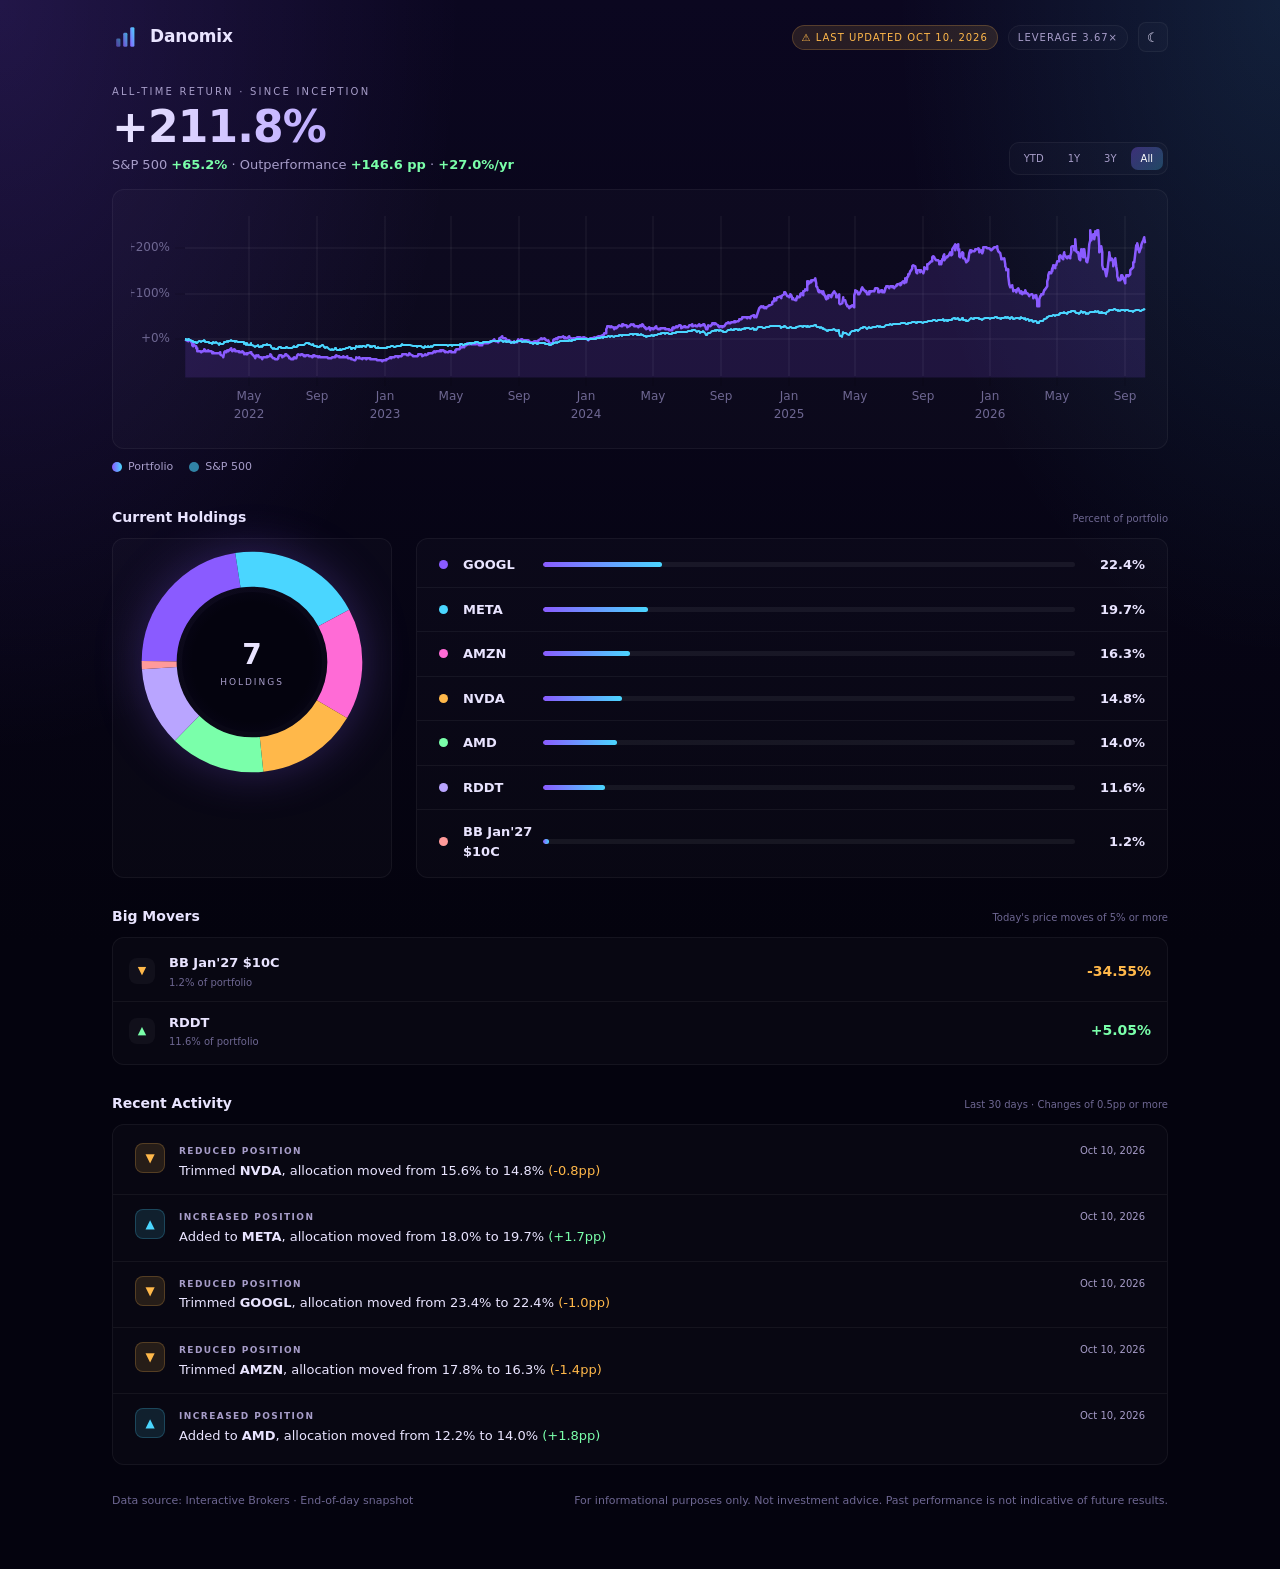
<file: index.html>
<!doctype html>
<html lang="en" data-theme="dark">
<head>
  <meta charset="utf-8" />
  <meta name="viewport" content="width=device-width, initial-scale=1" />
  <title>Danomix · Portfolio</title>
  <link rel="icon" type="image/svg+xml" href="assets/favicon.svg" />
  <link rel="stylesheet" href="vendor/uPlot.min.css" />
  <link rel="stylesheet" href="style.css" />
</head>
<body>
  <div class="container">

    <header class="pg-header">
      <div class="pg-brand">
        <svg width="28" height="28" viewBox="0 0 40 40" aria-hidden="true">
          <defs><linearGradient id="brandG" x1="0" x2="1" y1="1" y2="0">
            <stop offset="0%" stop-color="#8a5bff"/><stop offset="100%" stop-color="#4ad6ff"/>
          </linearGradient></defs>
          <rect x="6"  y="22" width="6" height="12" rx="2" fill="url(#brandG)" opacity="0.55"/>
          <rect x="16" y="14" width="6" height="20" rx="2" fill="url(#brandG)" opacity="0.8"/>
          <rect x="26" y="6"  width="6" height="28" rx="2" fill="url(#brandG)"/>
        </svg>
        <span>Danomix</span>
      </div>
      <div class="pg-header-right">
        <span class="pg-chip pg-chip--ok" id="chipUpdated">● Loading…</span>
        <span class="pg-chip pg-chip--muted" id="chipLeverage">Leverage —</span>
        <button class="pg-toggle" id="themeToggle" type="button" aria-label="Toggle theme">☾</button>
      </div>
    </header>

    <section class="pg-hero">
      <div class="pg-hero-top">
        <div>
          <div class="pg-eyebrow">All-Time Return · Since Inception</div>
          <div class="pg-bignum" id="returnBig">—</div>
          <div class="pg-bignum-sub" id="returnSub">&nbsp;</div>
        </div>
        <div class="pg-ranges" id="ranges" role="tablist">
          <button class="pg-range" data-range="ytd"  role="tab">YTD</button>
          <button class="pg-range" data-range="1y"   role="tab">1Y</button>
          <button class="pg-range" data-range="3y"   role="tab">3Y</button>
          <button class="pg-range is-active" data-range="all" role="tab">All</button>
        </div>
      </div>
      <div class="pg-chart" id="perfChart"></div>
      <div class="pg-legend">
        <span><span class="dot" style="background:linear-gradient(90deg,#8a5bff,#4ad6ff)"></span>Portfolio</span>
        <span><span class="dot" style="background:#4ad6ff;opacity:.6"></span>S&amp;P 500</span>
      </div>
    </section>

    <div class="pg-section-title"><h3>Current Holdings</h3><span class="hint">Percent of portfolio</span></div>
    <section class="pg-holdings">
      <div class="pg-donut-wrap">
        <div class="pg-donut" id="donut" style="background: conic-gradient(#333 0 100%)">
          <div class="pg-donut-center">
            <div class="pg-donut-count" id="holdingCount">—</div>
            <div class="pg-donut-label">Holdings</div>
          </div>
        </div>
      </div>
      <div class="pg-rows" id="holdingRows"></div>
    </section>

    <div class="pg-section-title"><h3>Big Movers</h3><span class="hint">Today's price moves of 5% or more</span></div>
    <section class="pg-movers" id="bigMovers">
      <div class="pg-empty">Loading…</div>
    </section>

    <div class="pg-section-title"><h3>Recent Activity</h3><span class="hint">Last 30 days · Changes of 0.5pp or more</span></div>
    <section class="pg-moves" id="movesList">
      <div class="pg-empty">Loading…</div>
    </section>

    <footer class="pg-footer">
      <span>Data source: Interactive Brokers · End-of-day snapshot</span>
      <span>For informational purposes only. Not investment advice. Past performance is not indicative of future results.</span>
    </footer>

  </div>

  <script src="vendor/uPlot.iife.min.js"></script>
  <script src="app.js"></script>
</body>
</html>
</file>
<file: style.css>
:root {
  --accent-from: #8a5bff;
  --accent-to:   #4ad6ff;
  --positive:    #7affaa;
  --negative:    #ffb84a;

  --bg-0: #04030e;
  --bg-1: #0b0720;
  --bg-card: rgba(255, 255, 255, 0.02);
  --border:  rgba(255, 255, 255, 0.05);
  --text-primary:   #e9e4ff;
  --text-secondary: #a79dc9;
  --text-muted:     #6e6792;
}

:root[data-theme="light"] {
  --bg-0: #fbfaff;
  --bg-1: #ffffff;
  --bg-card: rgba(10, 7, 24, 0.03);
  --border: rgba(10, 7, 24, 0.08);
  --text-primary:   #0b0720;
  --text-secondary: #4b446b;
  --text-muted:     #8a84a8;
  /* Semantics designed for legibility on white. */
  --positive: #16803c;
  --negative: #b45309;
}

[data-theme="light"] .pg-bignum {
  /* Dark-mode gradient ends in pale green which vanishes on white. */
  background: linear-gradient(90deg, var(--text-primary), #5b34d6 60%, var(--positive));
  -webkit-background-clip: text; background-clip: text; color: transparent;
}
[data-theme="light"] .m-add   { color: #1d6fb0; border-color: rgba(29,111,176,.25); background: rgba(29,111,176,.10); }
[data-theme="light"] .m-close { color: #b3267a; border-color: rgba(179,38,122,.25); background: rgba(179,38,122,.10); }

* { box-sizing: border-box; }
html, body { margin: 0; padding: 0; }
body {
  min-height: 100vh;
  background:
    radial-gradient(60% 80% at 0% 0%, rgba(138,91,255,.18), transparent 60%),
    radial-gradient(50% 70% at 100% 0%, rgba(74,214,255,.12), transparent 60%),
    linear-gradient(180deg, var(--bg-1), var(--bg-0) 60%);
  color: var(--text-primary);
  font-family: ui-sans-serif, -apple-system, "Inter", system-ui, sans-serif;
  line-height: 1.5;
}

.container { max-width: 1100px; margin: 0 auto; padding: 22px 22px 60px; container-type: inline-size; }

/* ----- Header ----- */
.pg-header { display: flex; justify-content: space-between; align-items: center; margin-bottom: 24px; gap: 8px; }
.pg-brand  { display: flex; align-items: center; gap: 10px; font-weight: 700; font-size: 17px; letter-spacing: -.01em; }
.pg-header-right { display: flex; align-items: center; gap: 10px; font-size: 11px; color: var(--text-secondary); }
.pg-chip   { font-size: 9px; padding: 4px 9px; border-radius: 999px; letter-spacing: .1em; text-transform: uppercase; white-space: nowrap; border: 1px solid; }
.pg-chip--ok     { background: rgba(122,255,170,.12); color: var(--positive); border-color: rgba(122,255,170,.22); }
.pg-chip--warn   { background: rgba(255,184,74,.12); color: var(--negative); border-color: rgba(255,184,74,.22); }
.pg-chip--muted  { background: var(--bg-card); color: var(--text-secondary); border-color: var(--border); }
.pg-toggle { width: 30px; height: 30px; border-radius: 8px; background: var(--bg-card); border: 1px solid var(--border); display: grid; place-items: center; cursor: pointer; font-size: 13px; color: var(--text-primary); }

/* ----- Hero ----- */
.pg-hero { margin-bottom: 32px; }
.pg-hero-top { display: flex; flex-direction: column; gap: 14px; margin-bottom: 14px; }
.pg-eyebrow { font-size: 10px; letter-spacing: .22em; text-transform: uppercase; color: var(--text-secondary); margin-bottom: 6px; }
.pg-bignum {
  font-size: 34px; font-weight: 700; letter-spacing: -.02em; line-height: 1;
  background: linear-gradient(90deg, var(--text-primary), #b9a5ff 60%, var(--positive));
  -webkit-background-clip: text; background-clip: text; color: transparent;
}
.pg-bignum-sub { font-size: 12px; color: var(--text-secondary); margin-top: 6px; }
.pg-delta { color: var(--positive); font-weight: 600; }
.pg-ranges { display: flex; gap: 4px; background: var(--bg-card); padding: 4px; border-radius: 10px; border: 1px solid var(--border); align-self: flex-start; }
.pg-range  { font-size: 10px; padding: 6px 10px; border-radius: 7px; color: var(--text-secondary); cursor: pointer; background: transparent; border: 0; font-family: inherit; }
.pg-range.is-active { background: linear-gradient(135deg, rgba(138,91,255,.35), rgba(74,214,255,.25)); color: #fff; }

.pg-chart { width: 100%; height: 200px; background: var(--bg-card); border: 1px solid var(--border); border-radius: 12px; padding: 14px; position: relative; }
.pg-legend { display: flex; gap: 16px; margin-top: 10px; font-size: 11px; color: var(--text-secondary); flex-wrap: wrap; }
.pg-legend .dot { display: inline-block; width: 10px; height: 10px; border-radius: 50%; margin-right: 6px; vertical-align: middle; }

.pg-chart-tip { position: absolute; pointer-events: none; display: none; transform: translate(-50%, calc(-100% - 10px)); background: rgba(11, 7, 32, 0.92); border: 1px solid var(--border); border-radius: 8px; padding: 8px 10px; font-size: 11px; line-height: 1.5; color: var(--text-primary); white-space: nowrap; z-index: 5; backdrop-filter: blur(6px); box-shadow: 0 4px 16px rgba(0, 0, 0, 0.4); }
[data-theme="light"] .pg-chart-tip { background: rgba(255, 255, 255, 0.96); }
.pg-chart-tip-date { color: var(--text-secondary); font-size: 10px; letter-spacing: .12em; text-transform: uppercase; margin-bottom: 4px; }
.pg-chart-tip-row  { display: flex; align-items: center; gap: 8px; }
.pg-chart-tip-row .dot { display: inline-block; width: 8px; height: 8px; border-radius: 2px; }
.pg-chart-tip-row strong { margin-left: auto; padding-left: 16px; font-weight: 600; color: var(--text-primary); }

/* ----- Section heads ----- */
.pg-section-title { display: flex; justify-content: space-between; align-items: baseline; margin: 28px 0 10px; gap: 10px; flex-wrap: wrap; }
.pg-section-title h3 { margin: 0; font-size: 14px; font-weight: 600; color: var(--text-primary); }
.pg-section-title .hint { font-size: 10px; color: var(--text-muted); }

/* ----- Holdings ----- */
.pg-holdings { display: grid; grid-template-columns: 1fr; gap: 16px; }
.pg-donut-wrap { background: var(--bg-card); border: 1px solid var(--border); border-radius: 12px; padding: 18px; display: flex; flex-direction: column; align-items: center; }
.pg-donut { width: 170px; height: 170px; border-radius: 50%; display: grid; place-items: center; position: relative; box-shadow: 0 0 50px rgba(138,91,255,.35); }
.pg-donut::after { content: ""; width: 110px; height: 110px; border-radius: 50%; background: radial-gradient(circle, var(--bg-0) 60%, var(--bg-1) 100%); position: absolute; z-index: 0; pointer-events: none; }
.pg-donut-svg { position: absolute; inset: 0; width: 100%; height: 100%; transform: rotate(-90deg); z-index: 1; overflow: visible; }
.pg-donut-track { fill: transparent; stroke: var(--bg-1); stroke-width: 6; }
.pg-donut-slice { fill: transparent; stroke-width: 6; cursor: pointer; transition: stroke-width .12s ease, filter .12s ease; }
.pg-donut-slice:hover, .pg-donut-slice.is-hover { stroke-width: 7.4; filter: brightness(1.15); }
.pg-donut-tip { position: absolute; pointer-events: none; transform: translate(-50%, calc(-100% - 10px)); background: rgba(11, 7, 32, 0.92); border: 1px solid var(--border); border-radius: 8px; padding: 6px 10px; font-size: 12px; color: var(--text-primary); white-space: nowrap; backdrop-filter: blur(6px); box-shadow: 0 4px 16px rgba(0,0,0,.4); display: flex; gap: 8px; align-items: baseline; opacity: 0; transition: opacity .1s ease; z-index: 3; }
[data-theme="light"] .pg-donut-tip { background: rgba(255, 255, 255, 0.96); }
.pg-donut-tip.is-visible { opacity: 1; }
.pg-donut-tip-sym { font-weight: 600; color: var(--text-primary); }
.pg-donut-tip-pct { font-variant-numeric: tabular-nums; color: var(--text-secondary); }
.pg-donut-center { position: relative; z-index: 2; text-align: center; pointer-events: none; }
.pg-donut-count  { font-size: 24px; font-weight: 700; }
.pg-donut-label  { font-size: 9px; letter-spacing: .22em; color: var(--text-secondary); text-transform: uppercase; }
.pg-rows { background: var(--bg-card); border: 1px solid var(--border); border-radius: 12px; padding: 4px 0; }
.pg-row  { display: grid; grid-template-columns: 10px 54px 1fr 54px; align-items: center; gap: 10px; padding: 11px 16px; font-size: 12px; border-bottom: 1px solid var(--border); }
.pg-row:last-child { border-bottom: none; }
.pg-row .sym { font-weight: 600; }
.pg-row .bar { height: 5px; background: rgba(255,255,255,.06); border-radius: 999px; overflow: hidden; position: relative; }
.pg-row .bar > span { position: absolute; inset: 0 auto 0 0; background: linear-gradient(90deg, var(--accent-from), var(--accent-to)); border-radius: 999px; }
.pg-row .pct { text-align: right; font-variant-numeric: tabular-nums; font-weight: 600; color: var(--text-primary); }
.pg-row.is-hover { background: rgba(138,91,255,.08); }
.pg-dot { width: 9px; height: 9px; border-radius: 50%; }

/* ----- Recent Activity ----- */
.pg-moves { background: var(--bg-card); border: 1px solid var(--border); border-radius: 12px; padding: 4px 0; }
.pg-move  { display: grid; grid-template-columns: 30px 1fr; align-items: start; gap: 12px; padding: 12px 16px; border-bottom: 1px solid var(--border); }
.pg-move:last-child { border-bottom: none; }
.pg-move-icon { width: 28px; height: 28px; border-radius: 8px; display: grid; place-items: center; font-size: 12px; font-weight: 700; }
.pg-move-body { display: flex; flex-direction: column; gap: 3px; min-width: 0; }
.pg-move-head { display: flex; justify-content: space-between; gap: 10px; align-items: baseline; flex-wrap: wrap; }
.pg-move-action { font-size: 9px; letter-spacing: .16em; text-transform: uppercase; color: var(--text-secondary); font-weight: 600; }
.pg-move-time   { font-size: 10px; color: var(--text-secondary); font-variant-numeric: tabular-nums; }
.pg-move-text   { font-size: 12px; color: var(--text-primary); line-height: 1.45; }
.pg-move-text .sym { font-weight: 600; }
.m-open  { background: rgba(122,255,170,.12); color: var(--positive); border: 1px solid rgba(122,255,170,.22); }
.m-add   { background: rgba(74,214,255,.12); color: #4ad6ff; border: 1px solid rgba(74,214,255,.22); }
.m-trim  { background: rgba(255,184,74,.12); color: var(--negative); border: 1px solid rgba(255,184,74,.22); }
.m-close { background: rgba(255,107,214,.12); color: #ff6bd6; border: 1px solid rgba(255,107,214,.22); }
.chg-pos { color: var(--positive); }
.chg-neg { color: var(--negative); }

.pg-movers { background: var(--bg-card); border: 1px solid var(--border); border-radius: 12px; padding: 4px 0; margin-bottom: 18px; }
.pg-mover  { display: grid; grid-template-columns: 28px 1fr auto; align-items: center; gap: 12px; padding: 11px 16px; border-bottom: 1px solid var(--border); }
.pg-mover:last-child { border-bottom: none; }
.pg-mover-icon { width: 26px; height: 26px; border-radius: 8px; display: grid; place-items: center; font-size: 11px; font-weight: 700; background: rgba(255,255,255,.04); }
.pg-mover-body { display: flex; flex-direction: column; gap: 2px; min-width: 0; }
.pg-mover-body .sym { font-size: 13px; font-weight: 600; color: var(--text-primary); }
.pg-mover-meta { font-size: 10px; color: var(--text-muted); }
.pg-mover-pct  { font-size: 14px; font-weight: 600; font-variant-numeric: tabular-nums; }

.pg-empty { padding: 22px; text-align: center; color: var(--text-muted); font-size: 12px; }

.pg-footer { margin-top: 28px; font-size: 10px; color: var(--text-muted); display: flex; flex-direction: column; gap: 6px; }

/* ----- Narrow viewport: header chips wrap to a second row ----- */
@media (max-width: 600px) {
  .pg-header        { flex-wrap: wrap; row-gap: 10px; }
  .pg-header-right  { flex-wrap: wrap; row-gap: 6px; }
}

/* ----- Responsive (≥720px) ----- */
@container (min-width: 720px) {
  .container   { padding: 28px 36px 80px; }
  .pg-header   { margin-bottom: 32px; }
  .pg-header-right { font-size: 12px; }
  .pg-chip     { font-size: 10px; }
  .pg-hero-top { flex-direction: row; justify-content: space-between; align-items: flex-end; }
  .pg-ranges   { align-self: auto; }
  .pg-bignum   { font-size: 44px; }
  .pg-bignum-sub { font-size: 13px; }
  .pg-chart    { height: 260px; padding: 18px; }
  .pg-holdings { grid-template-columns: 280px 1fr; gap: 24px; }
  .pg-donut    { width: 210px; height: 210px; }
  .pg-donut::after { width: 140px; height: 140px; }
  .pg-donut-count  { font-size: 28px; }
  .pg-row      { grid-template-columns: 14px 70px 1fr 60px; padding: 12px 22px; font-size: 13px; }
  .pg-move     { grid-template-columns: 32px 1fr; padding: 14px 22px; }
  .pg-move-icon { width: 30px; height: 30px; }
  .pg-move-text { font-size: 13px; }
  .pg-footer   { flex-direction: row; justify-content: space-between; font-size: 11px; }
}
</file>
<file: vendor/uPlot.min.css>
.uplot, .uplot *, .uplot *::before, .uplot *::after {box-sizing: border-box;}.uplot {font-family: system-ui, -apple-system, "Segoe UI", Roboto, "Helvetica Neue", Arial, "Noto Sans", sans-serif, "Apple Color Emoji", "Segoe UI Emoji", "Segoe UI Symbol", "Noto Color Emoji";line-height: 1.5;width: min-content;}.u-title {text-align: center;font-size: 18px;font-weight: bold;}.u-wrap {position: relative;user-select: none;}.u-over, .u-under {position: absolute;}.u-under {overflow: hidden;}.uplot canvas {display: block;position: relative;width: 100%;height: 100%;}.u-axis {position: absolute;}.u-legend {font-size: 14px;margin: auto;text-align: center;}.u-inline {display: block;}.u-inline * {display: inline-block;}.u-inline tr {margin-right: 16px;}.u-legend th {font-weight: 600;}.u-legend th > * {vertical-align: middle;display: inline-block;}.u-legend .u-marker {width: 1em;height: 1em;margin-right: 4px;background-clip: padding-box !important;}.u-inline.u-live th::after {content: ":";vertical-align: middle;}.u-inline:not(.u-live) .u-value {display: none;}.u-series > * {padding: 4px;}.u-series th {cursor: pointer;}.u-legend .u-off > * {opacity: 0.3;}.u-select {background: rgba(0,0,0,0.07);position: absolute;pointer-events: none;}.u-cursor-x, .u-cursor-y {position: absolute;left: 0;top: 0;pointer-events: none;will-change: transform;}.u-hz .u-cursor-x, .u-vt .u-cursor-y {height: 100%;border-right: 1px dashed #607D8B;}.u-hz .u-cursor-y, .u-vt .u-cursor-x {width: 100%;border-bottom: 1px dashed #607D8B;}.u-cursor-pt {position: absolute;top: 0;left: 0;border-radius: 50%;border: 0 solid;pointer-events: none;will-change: transform;/*this has to be !important since we set inline "background" shorthand */background-clip: padding-box !important;}.u-axis.u-off, .u-select.u-off, .u-cursor-x.u-off, .u-cursor-y.u-off, .u-cursor-pt.u-off {display: none;}
</file>
